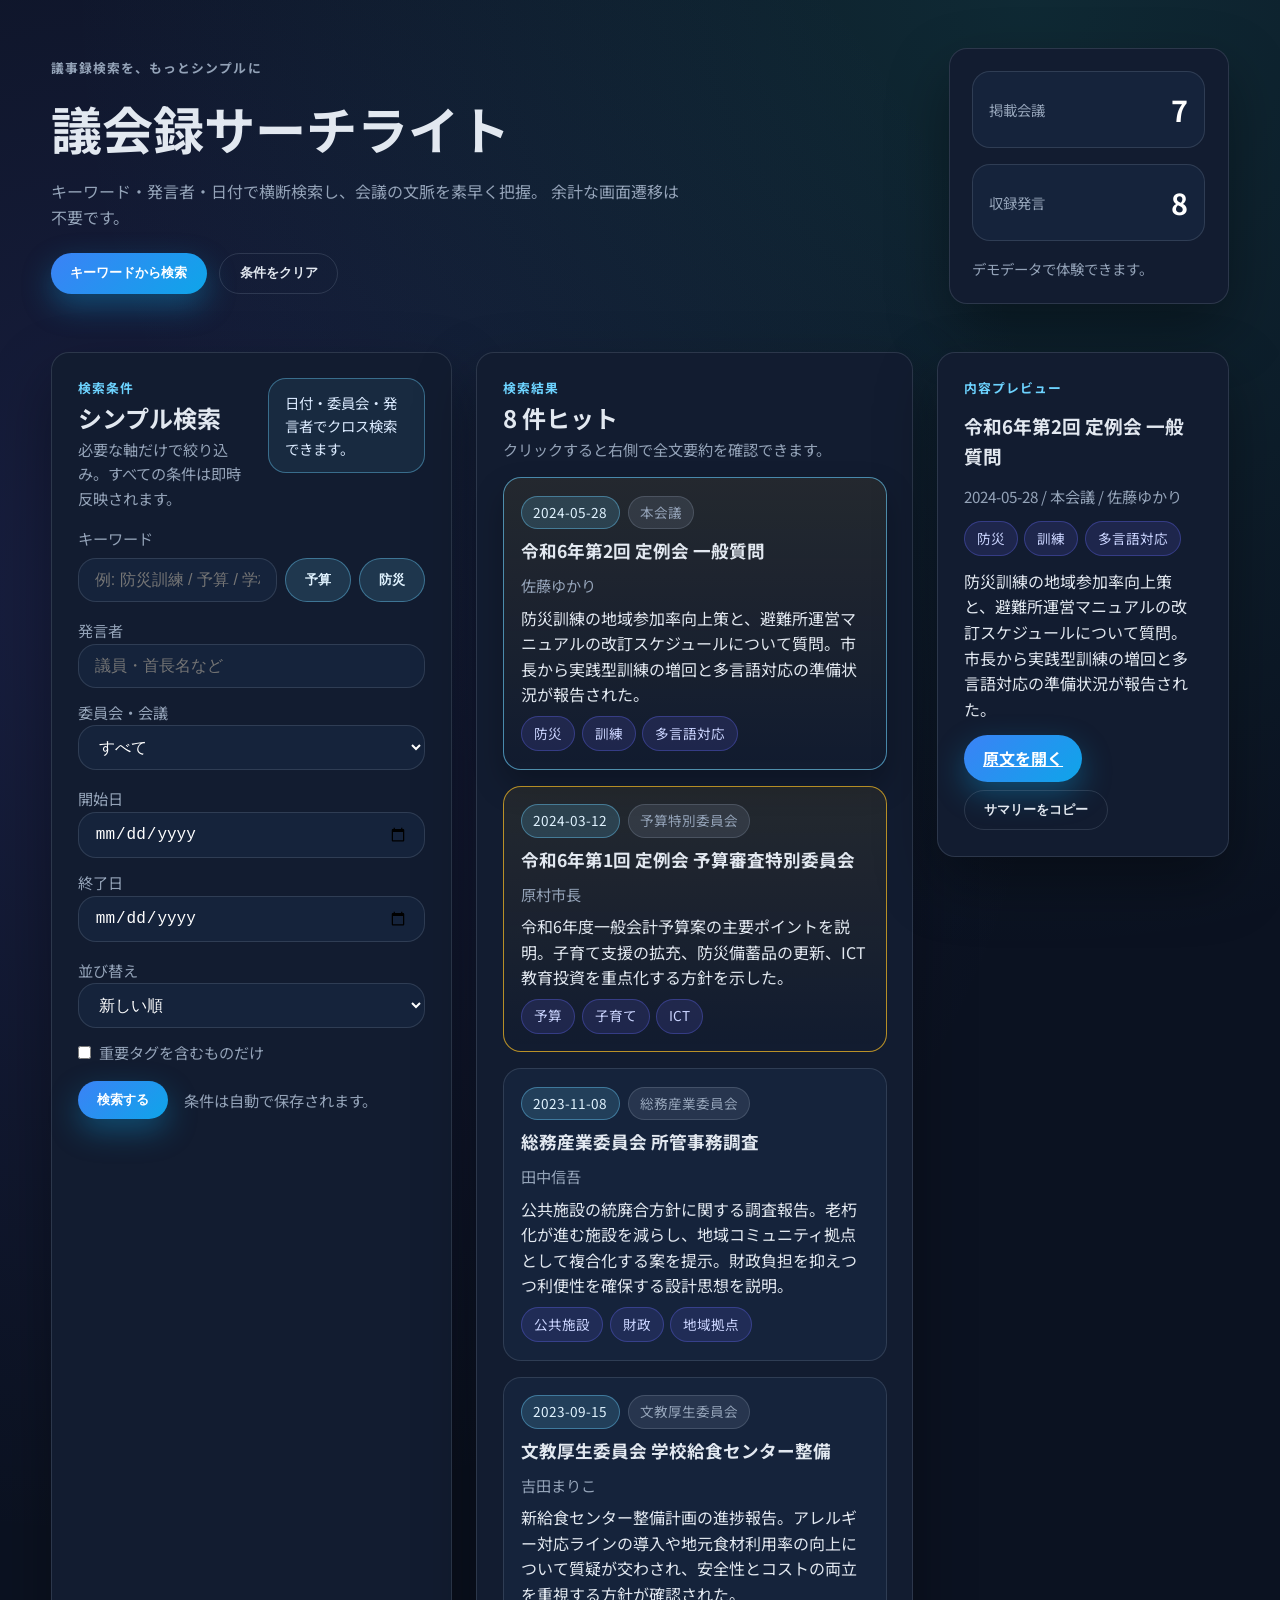
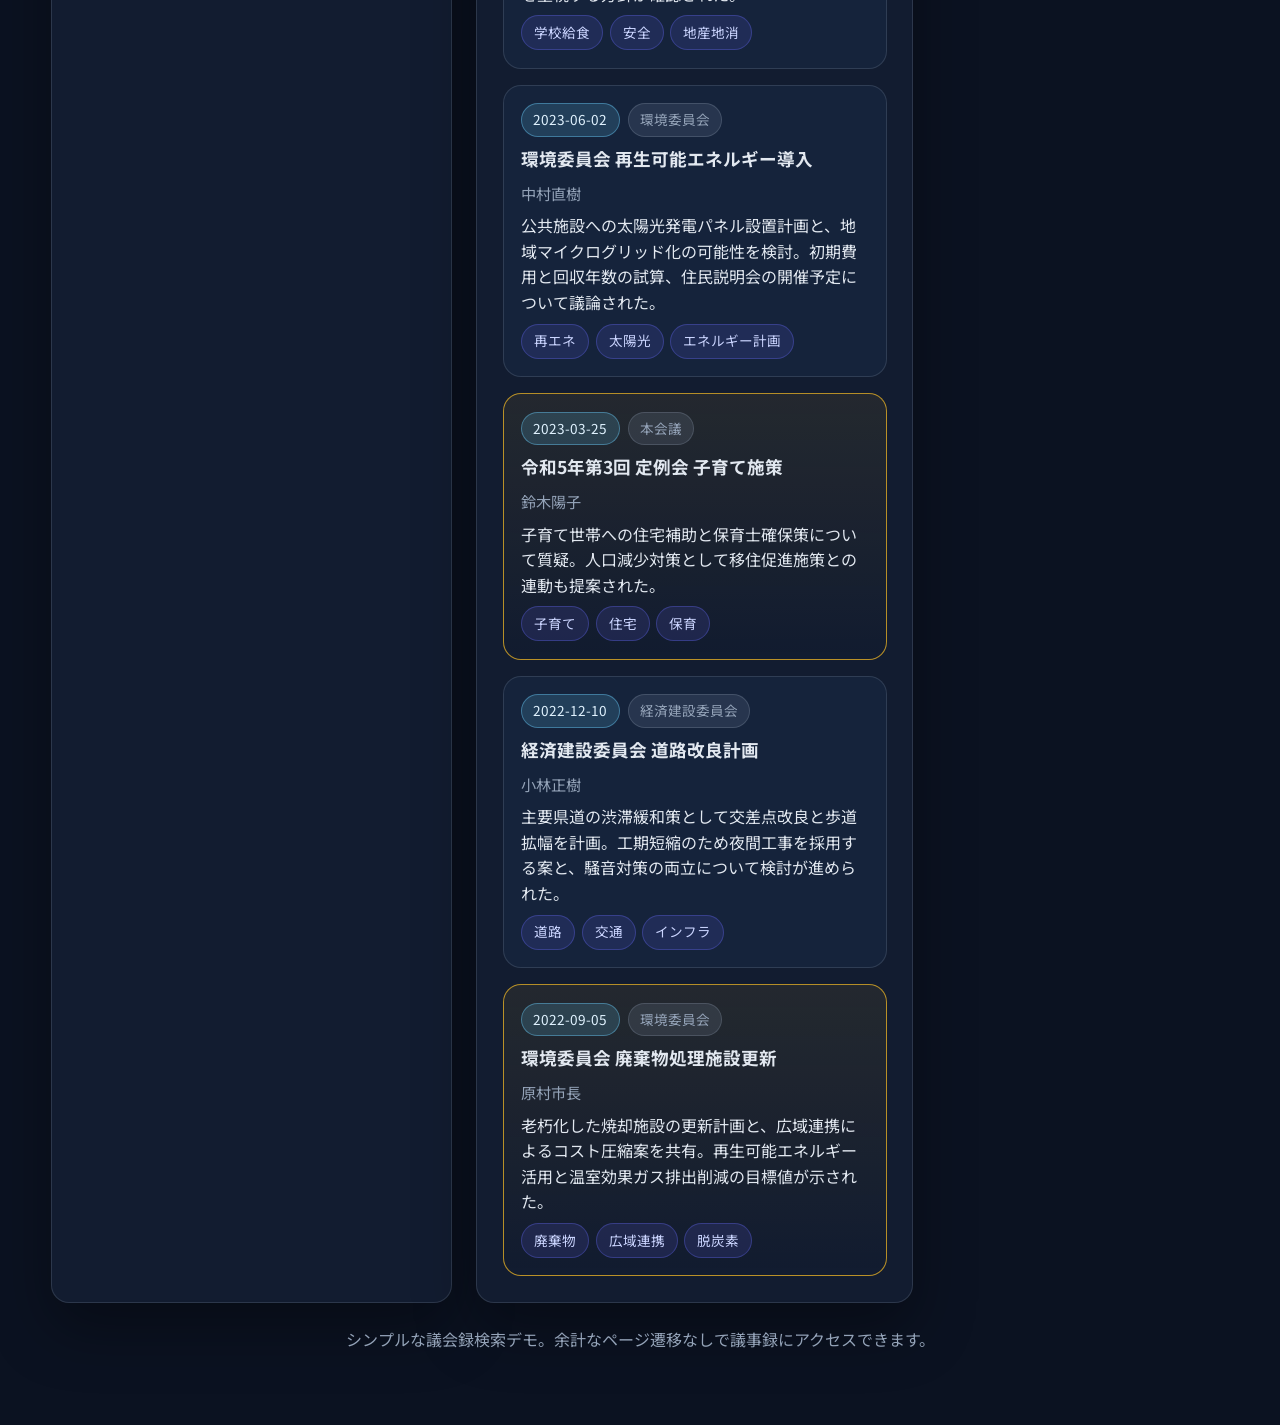
<file: index.html>
<!DOCTYPE html>
<html lang="ja">
  <head>
    <meta charset="UTF-8" />
    <meta name="viewport" content="width=device-width, initial-scale=1.0" />
    <title>議会録サーチライト</title>
    <link rel="preconnect" href="https://fonts.googleapis.com" />
    <link rel="preconnect" href="https://fonts.gstatic.com" crossorigin />
    <link
      href="https://fonts.googleapis.com/css2?family=Noto+Sans+JP:wght@400;500;700&display=swap"
      rel="stylesheet"
    />
    <link rel="stylesheet" href="style.css" />
  </head>
  <body>
    <header class="hero">
      <div class="hero__text">
        <p class="eyebrow">議事録検索を、もっとシンプルに</p>
        <h1>議会録サーチライト</h1>
        <p>
          キーワード・発言者・日付で横断検索し、会議の文脈を素早く把握。
          余計な画面遷移は不要です。
        </p>
        <div class="hero__actions">
          <button class="btn primary" id="focusKeyword">キーワードから検索</button>
          <button class="btn ghost" id="resetFilters">条件をクリア</button>
        </div>
      </div>
      <div class="hero__panel">
        <div class="stat">
          <span class="stat__label">掲載会議</span>
          <strong id="meetingCount">0</strong>
        </div>
        <div class="stat">
          <span class="stat__label">収録発言</span>
          <strong id="speechCount">0</strong>
        </div>
        <p class="hero__note">デモデータで体験できます。</p>
      </div>
    </header>

    <main class="layout">
      <section class="search">
        <header class="section-header">
          <div>
            <p class="eyebrow">検索条件</p>
            <h2>シンプル検索</h2>
            <p class="muted">必要な軸だけで絞り込み。すべての条件は即時反映されます。</p>
          </div>
          <div class="hint">日付・委員会・発言者でクロス検索できます。</div>
        </header>

        <form id="searchForm" class="search__form">
          <label class="field">
            <span>キーワード</span>
            <div class="field__inline">
              <input
                type="text"
                id="keyword"
                name="keyword"
                placeholder="例: 防災訓練 / 予算 / 学校"
              />
              <button class="btn secondary" type="button" id="quickBudget">予算</button>
              <button class="btn secondary" type="button" id="quickSafety">防災</button>
            </div>
          </label>

          <div class="field grid-2">
            <label>
              <span>発言者</span>
              <input
                type="text"
                id="speaker"
                name="speaker"
                placeholder="議員・首長名など"
              />
            </label>
            <label>
              <span>委員会・会議</span>
              <select id="committee" name="committee">
                <option value="">すべて</option>
              </select>
            </label>
          </div>

          <div class="field grid-2">
            <label>
              <span>開始日</span>
              <input type="date" id="dateFrom" name="dateFrom" />
            </label>
            <label>
              <span>終了日</span>
              <input type="date" id="dateTo" name="dateTo" />
            </label>
          </div>

          <div class="field grid-2">
            <label>
              <span>並び替え</span>
              <select id="sort" name="sort">
                <option value="desc">新しい順</option>
                <option value="asc">古い順</option>
              </select>
            </label>
            <label class="checkbox">
              <input type="checkbox" id="onlyHighlights" /> 重要タグを含むものだけ
            </label>
          </div>

          <div class="action-row">
            <button class="btn primary" type="submit">検索する</button>
            <span class="muted">条件は自動で保存されます。</span>
          </div>
        </form>
      </section>

      <section class="results">
        <header class="section-header">
          <div>
            <p class="eyebrow">検索結果</p>
            <h2><span id="resultCount">0</span> 件ヒット</h2>
            <p class="muted">クリックすると右側で全文要約を確認できます。</p>
          </div>
          <div class="chips" id="activeFilters"></div>
        </header>

        <div id="resultList" class="result-list"></div>
      </section>

      <aside class="detail" id="detailPanel">
        <p class="eyebrow">内容プレビュー</p>
        <h3 id="detailTitle">検索結果から発言を選択してください</h3>
        <p class="muted" id="detailMeta"></p>
        <div class="tag-row" id="detailTags"></div>
        <p id="detailSummary" class="detail__summary"></p>
        <div class="detail__actions">
          <a id="detailLink" class="btn primary" href="#" target="_blank" rel="noopener">原文を開く</a>
          <button class="btn ghost" id="copySummary">サマリーをコピー</button>
        </div>
      </aside>
    </main>

    <footer class="footer">
      <p>シンプルな議会録検索デモ。余計なページ遷移なしで議事録にアクセスできます。</p>
    </footer>

    <script src="script.js" defer></script>
  </body>
</html>
</file>
<file: style.css>
:root {
  color-scheme: light;
  --bg: #0b1221;
  --surface: #0f172a;
  --panel: #121c30;
  --card: #15233b;
  --accent: #6dd3ff;
  --accent-strong: #3b82f6;
  --text: #e2e8f0;
  --muted: #94a3b8;
  --border: rgba(148, 163, 184, 0.2);
  --shadow: 0 25px 60px rgba(0, 0, 0, 0.35);
  --radius: 18px;
  --transition: all 0.25s ease;
  font-family: "Noto Sans JP", system-ui, -apple-system, BlinkMacSystemFont,
    "Segoe UI", sans-serif;
}

* {
  box-sizing: border-box;
  margin: 0;
  padding: 0;
}

body {
  background: radial-gradient(circle at 10% 20%, rgba(99, 102, 241, 0.15), transparent 35%),
    radial-gradient(circle at 80% 0%, rgba(45, 212, 191, 0.12), transparent 30%),
    var(--bg);
  color: var(--text);
  min-height: 100vh;
  line-height: 1.6;
  padding-bottom: 3rem;
}

.hero {
  display: grid;
  grid-template-columns: minmax(0, 1fr) 280px;
  gap: 2rem;
  padding: 3rem clamp(1.5rem, 4vw, 4rem);
  align-items: center;
}

.hero__text h1 {
  font-size: clamp(2.2rem, 5vw, 3.2rem);
  margin: 0.6rem 0;
}

.hero__text p {
  color: var(--muted);
  max-width: 40rem;
}

.hero__actions {
  display: flex;
  gap: 0.8rem;
  margin-top: 1.4rem;
  flex-wrap: wrap;
}

.hero__panel {
  background: var(--panel);
  border: 1px solid var(--border);
  border-radius: var(--radius);
  padding: 1.4rem;
  box-shadow: var(--shadow);
  display: grid;
  gap: 1rem;
}

.stat {
  display: flex;
  justify-content: space-between;
  align-items: center;
  background: var(--card);
  border: 1px solid var(--border);
  border-radius: var(--radius);
  padding: 0.9rem 1rem;
}

.stat__label {
  color: var(--muted);
  font-size: 0.9rem;
}

.hero__panel strong {
  font-size: 1.8rem;
  color: #fff;
}

.hero__note {
  color: var(--muted);
  font-size: 0.9rem;
}

.layout {
  display: grid;
  grid-template-columns: 1.1fr 1.2fr 0.8fr;
  gap: 1.5rem;
  padding: 0 clamp(1.5rem, 4vw, 4rem);
}

.search,
.results,
.detail {
  background: var(--panel);
  border: 1px solid var(--border);
  border-radius: var(--radius);
  padding: 1.6rem;
  box-shadow: var(--shadow);
}

.section-header {
  display: flex;
  justify-content: space-between;
  gap: 1rem;
  align-items: flex-start;
  margin-bottom: 1rem;
}

.eyebrow {
  color: var(--accent);
  text-transform: uppercase;
  letter-spacing: 0.08em;
  font-weight: 700;
  font-size: 0.8rem;
}

.muted {
  color: var(--muted);
  font-size: 0.95rem;
}

.hint {
  background: rgba(109, 211, 255, 0.08);
  border: 1px solid rgba(109, 211, 255, 0.4);
  color: #dbeafe;
  padding: 0.75rem 1rem;
  border-radius: var(--radius);
  font-size: 0.9rem;
}

.search__form {
  display: grid;
  gap: 1rem;
}

.field {
  display: grid;
  gap: 0.5rem;
}

.field span,
.checkbox {
  color: var(--muted);
  font-size: 0.95rem;
}

.field__inline {
  display: grid;
  grid-template-columns: 1fr auto auto;
  gap: 0.5rem;
}

input,
select {
  background: var(--card);
  border: 1px solid var(--border);
  border-radius: var(--radius);
  color: #fff;
  padding: 0.75rem 1rem;
  font-size: 1rem;
  width: 100%;
}

input:focus,
select:focus {
  outline: 2px solid rgba(109, 211, 255, 0.6);
}

.grid-2 {
  display: grid;
  grid-template-columns: repeat(auto-fit, minmax(220px, 1fr));
  gap: 0.75rem;
}

.btn {
  border: none;
  border-radius: 999px;
  padding: 0.65rem 1.2rem;
  font-weight: 700;
  cursor: pointer;
  transition: var(--transition);
  color: #0b1221;
}

.btn.primary {
  background: linear-gradient(135deg, var(--accent-strong), #0ea5e9);
  color: #fff;
  box-shadow: 0 12px 30px rgba(14, 165, 233, 0.35);
}

.btn.secondary {
  background: rgba(109, 211, 255, 0.15);
  color: #e0f2fe;
  border: 1px solid rgba(109, 211, 255, 0.4);
}

.btn.ghost {
  background: transparent;
  border: 1px solid var(--border);
  color: #e2e8f0;
}

.btn:hover {
  transform: translateY(-1px);
  opacity: 0.95;
}

.checkbox {
  display: flex;
  align-items: center;
  gap: 0.5rem;
}

.checkbox input {
  width: auto;
}

.action-row {
  display: flex;
  align-items: center;
  gap: 1rem;
}

.result-list {
  display: grid;
  gap: 1rem;
}

.result-card {
  background: var(--card);
  border: 1px solid var(--border);
  border-radius: var(--radius);
  padding: 1.1rem;
  display: grid;
  gap: 0.5rem;
  cursor: pointer;
  transition: var(--transition);
}

.result-card__meta {
  display: flex;
  gap: 0.5rem;
}

.result-card h3 {
  font-size: 1.1rem;
}

.summary {
  color: var(--text);
}

.result-card:hover,
.result-card.active {
  border-color: rgba(109, 211, 255, 0.6);
  box-shadow: 0 15px 30px rgba(0, 0, 0, 0.25);
}

.result-card--highlight {
  border-color: rgba(251, 191, 36, 0.7);
  background: linear-gradient(180deg, rgba(251, 191, 36, 0.08), transparent);
}

.pill {
  padding: 0.3rem 0.7rem;
  border-radius: 999px;
  background: rgba(109, 211, 255, 0.16);
  color: #e0f2fe;
  font-size: 0.85rem;
  border: 1px solid rgba(109, 211, 255, 0.4);
}

.pill--subtle {
  background: rgba(148, 163, 184, 0.15);
  color: var(--muted);
  border-color: rgba(148, 163, 184, 0.25);
}

.tag-row {
  display: flex;
  flex-wrap: wrap;
  gap: 0.4rem;
}

.tag {
  background: rgba(99, 102, 241, 0.15);
  color: #cbd5ff;
  border-radius: 999px;
  padding: 0.35rem 0.75rem;
  font-size: 0.85rem;
  border: 1px solid rgba(99, 102, 241, 0.35);
}

.chips {
  display: flex;
  flex-wrap: wrap;
  gap: 0.4rem;
}

.chip {
  background: rgba(109, 211, 255, 0.12);
  color: #e0f2fe;
  border: 1px solid rgba(109, 211, 255, 0.35);
  border-radius: 999px;
  padding: 0.35rem 0.75rem;
  font-size: 0.85rem;
}

.detail {
  display: grid;
  gap: 0.8rem;
  position: sticky;
  top: 1rem;
  height: fit-content;
}

.detail__summary {
  line-height: 1.6;
}

.detail__actions {
  display: flex;
  gap: 0.5rem;
  flex-wrap: wrap;
}

.footer {
  padding: 1.5rem clamp(1.5rem, 4vw, 4rem);
  color: var(--muted);
  text-align: center;
}

.empty {
  text-align: center;
  color: var(--muted);
  padding: 1rem;
  background: var(--card);
  border-radius: var(--radius);
  border: 1px dashed var(--border);
}

mark {
  background: rgba(109, 211, 255, 0.3);
  color: #fff;
  padding: 0 0.15rem;
  border-radius: 4px;
}

@media (max-width: 1100px) {
  .layout {
    grid-template-columns: 1fr;
  }

  .detail {
    position: static;
  }

  .hero {
    grid-template-columns: 1fr;
  }
}

@media (max-width: 640px) {
  .field__inline {
    grid-template-columns: 1fr;
  }

  .action-row {
    flex-direction: column;
    align-items: flex-start;
  }

  .section-header {
    flex-direction: column;
  }
}
</file>
